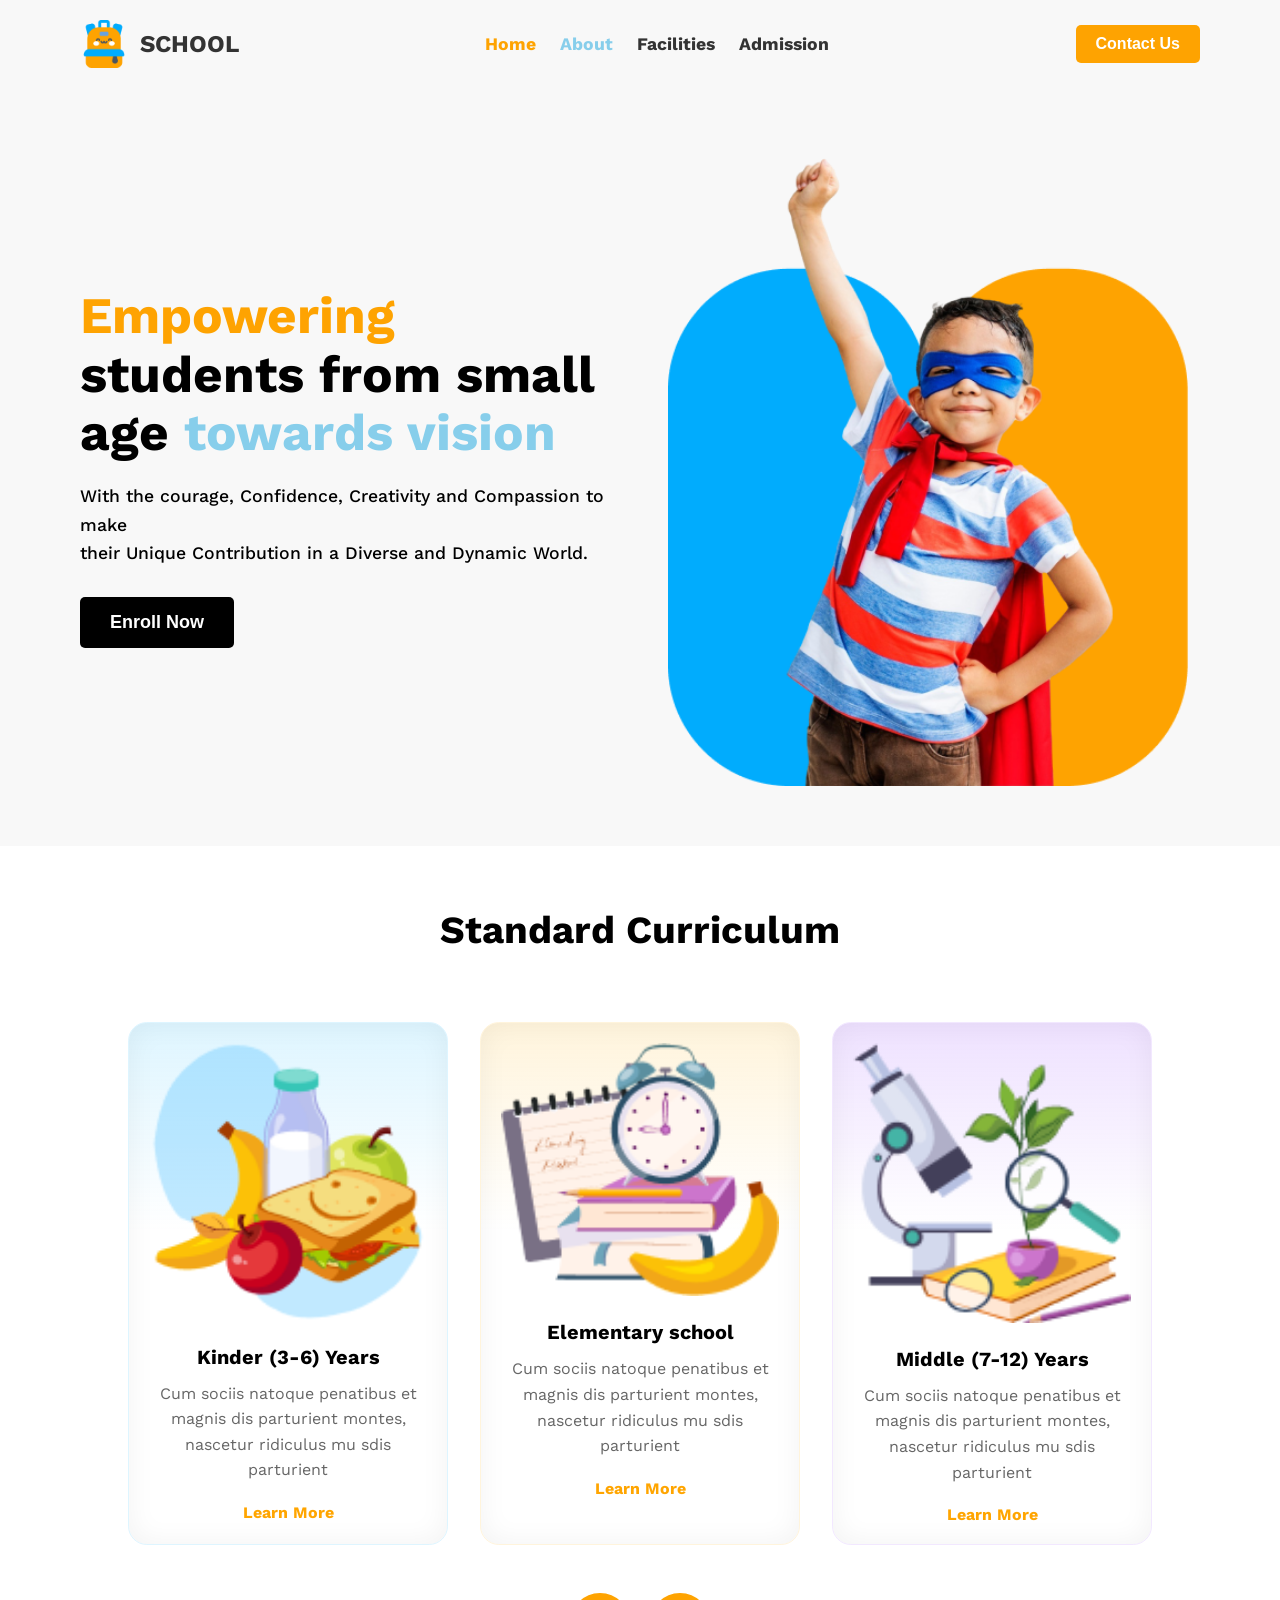
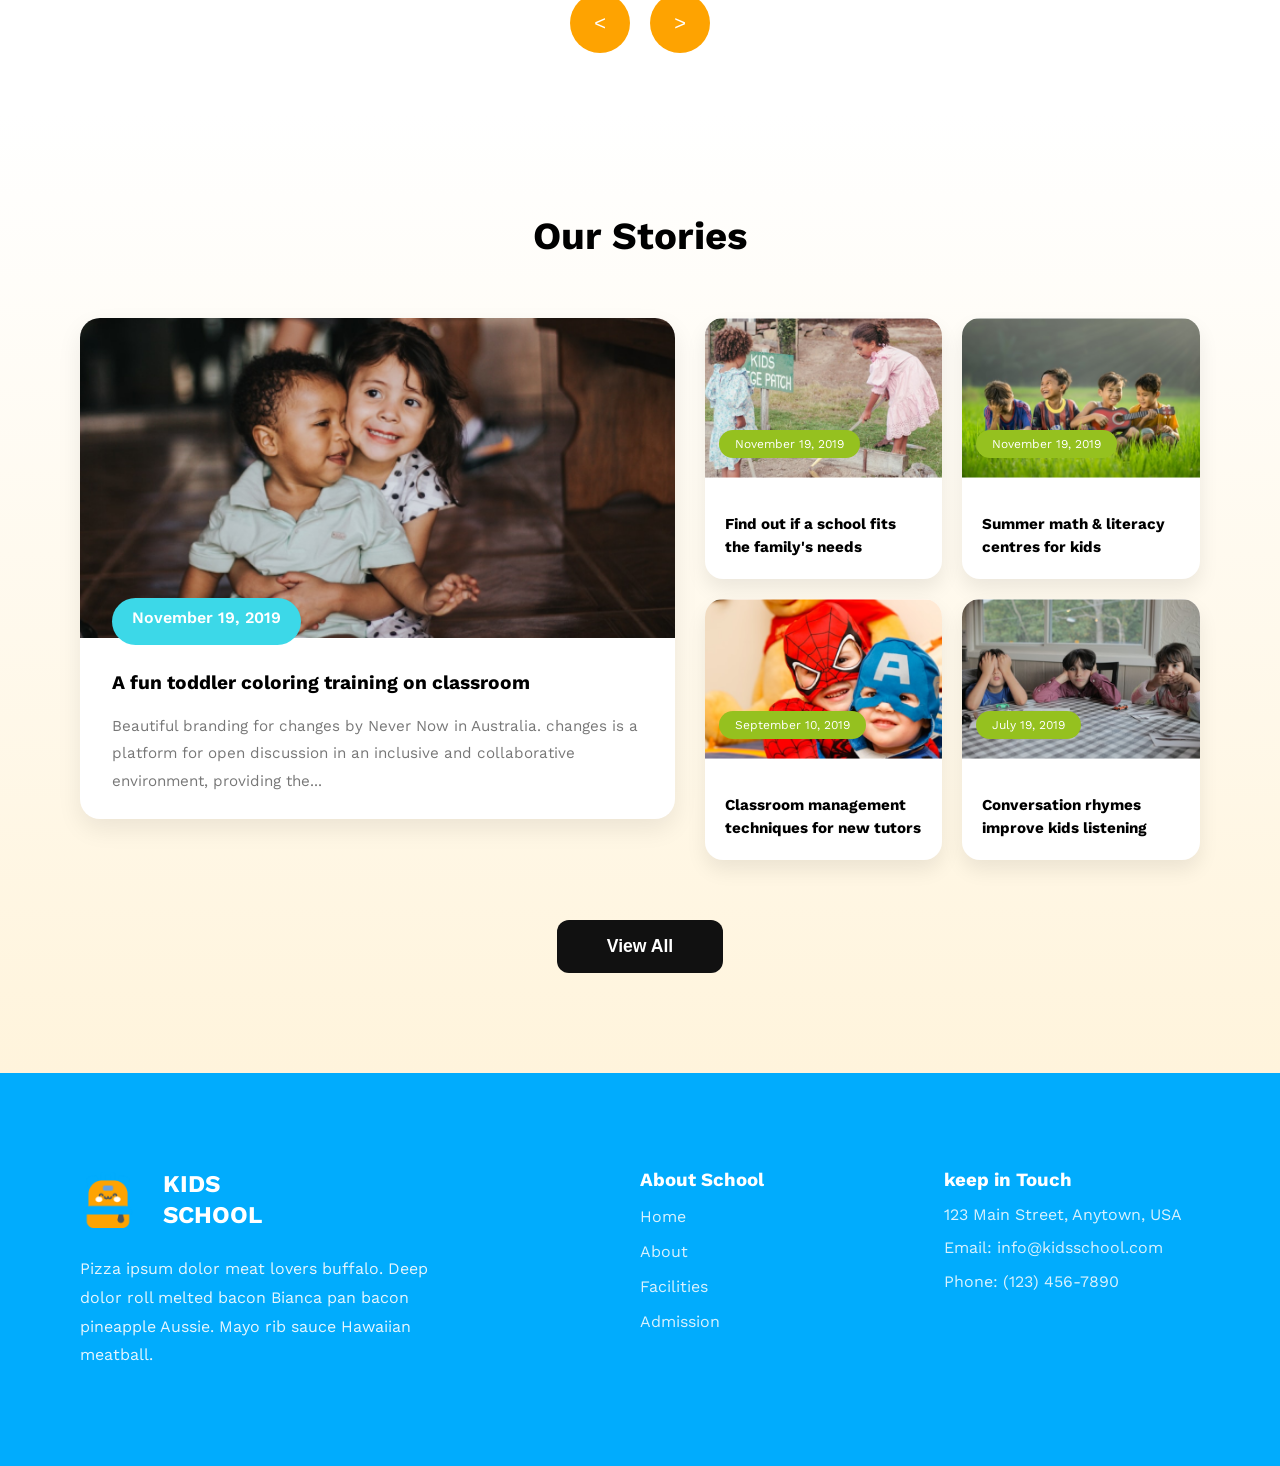
<file: index.html>
<!DOCTYPE html>
<html lang="en">

<head>
    <meta charset="UTF-8">
    <meta name="viewport" content="width=device-width, initial-scale=1.0">
    <title>Kids School</title>
    <link rel="stylesheet" href="styles/styles.css">
</head>

<body class="work-sans-font">
    <header>
        <nav class="nav-section">
            <div class="nav-img">
                <img src="assets/logo.png" alt="Kids School Logo" class="logo">
                <h3 class="brand">SCHOOL</h3>
            </div>
            <ul class="nav-links">
                <li><a href="#home"><span class="orange">Home</span></a></li>
                <li><a href="#about"><span class="sky-blue">About</span></a></li>
                <li><a href="#facilities"><span>Facilities</span></a></li>
                <li><a href="#admission"><span>Admission</span></a></li>
            </ul>
            <button class="nav-btn">Contact Us</button>
        </nav>
    </header>
    <main class="main-section">
        <div class="hero">
            <h1 class="title"> <span class="orange">Empowering</span> <br>
                students from small <br>
                age <span class="sky-blue">towards vision</span></h1>
            <p class="subtitle">With the courage, Confidence, Creativity and Compassion to make <br> their Unique
                Contribution in a Diverse and Dynamic World.</p>
            <button class="btn">Enroll Now</button>
        </div>
        <div class="hero-img">
            <img src="assets/hero-kids.png" alt="Kids School Hero Image">
        </div>
    </main>
    <section class="curriculum-section">
        <h1 class="title">Standard Curriculum</h1>
        <div class="card-container">
            <div class="card1">
                <div class="card-img">
                    <img src="assets/kinder.png" alt="Kindergarten Image">
                </div>
                <h4 class="card-title">Kinder (3-6) Years
                </h4>
                <p class="card-description">Cum sociis natoque penatibus et magnis
                    dis parturient montes, nascetur ridiculus
                    mu sdis parturient</p>
                <a href="">Learn More</a>
            </div>
            <div class="card2">
                <div class="card-img">
                    <img src="assets/elementary.png" alt="Elementary School Image">
                </div>
                <h4 class="card-title">Elementary school
                </h4>
                <p class="card-description">Cum sociis natoque penatibus et magnis
                    dis parturient montes, nascetur ridiculus
                    mu sdis parturient</p>
                <a href="">Learn More</a>
            </div>
            <div class="card3">
                <div class="card-img">
                    <img src="assets/middle.png" alt="Middle School Image">
                </div>
                <h4 class="card-title">Middle (7-12) Years
                </h4>
                <p class="card-description">Cum sociis natoque penatibus et magnis
                    dis parturient montes, nascetur ridiculus
                    mu sdis parturient</p>
                <a href="">Learn More</a>
            </div>
        </div>
        <div class="curriculum-btn-container">
            <button class="curriculum-btn"><</button> <button class="curriculum-btn">></button>
        </div>
    </section>
    <section class="stories">
        <h2>Our Stories</h2>
        <div class="stories-grid">
            <!-- Big Card -->
            <div class="story-big">
                <img src="assets/story-1.png" alt="Story 1 Image">
                <span class="date">
                    November 19, 2019
                </span>
                <div class="story-content">
                    <h3>
                        A fun toddler coloring training on classroom
                    </h3>
                    <p>
                        Beautiful branding for changes by Never Now in Australia.
changes is a platform for open discussion in an inclusive and
collaborative environment, providing the...
                    </p>
                </div>
            </div>
            <!-- Small Cards -->
            <div class="small-stories">
                <div class="story-card">
                    <img src="assets/story-2.png" alt="Story 2 Image">
                    <span>November 19, 2019</span>
                    <h4>
                        Find out if a school fits the family's needs
                    </h4>
                </div>
                <div class="story-card">
                    <img src="assets/story-3.png" alt="Story 3 Image">
                    <span>November 19, 2019</span>
                    <h4>
                        Summer math & literacy centres for kids
                    </h4>
                </div>
                <div class="story-card">
                    <img src="assets/story-4.png" alt="Story 4 Image    ">
                    <span>September 10, 2019</span>
                    <h4>
                        Classroom management techniques for new tutors
                    </h4>
                </div>
                <div class="story-card">
                    <img src="assets/story-5.png" alt="Story 5 Image">
                    <span>July 19, 2019</span>
                    <h4>
                        Conversation rhymes improve kids listening
                    </h4>
                </div>
            </div>
        </div>
        <button class="view-btn">
            View All
        </button>
    </section>

    <footer>
        <div class="footer-left">
            <div class="footer-logo">
                <img src="assets/logo.png" alt="Kids School Logo" class="logo">
                <h2 class="brand"> KIDS <br> SCHOOL</h2>
            </div>
            <p class="footer-description">
                Pizza ipsum dolor meat lovers buffalo. Deep dolor roll melted bacon Bianca pan bacon pineapple Aussie. Mayo rib sauce Hawaiian meatball.
            </p>
        </div>
        <div class="footer-links">
            <h3>About School</h3>
            <a href="#">Home</a>
            <a href="#">About</a>
            <a href="#">Facilities</a>
            <a href="#">Admission</a>
        </div>
        <div class="footer-contact">
            <h3>keep in Touch</h3>
            <p>123 Main Street, Anytown, USA</p>
            <p>Email: info@kidsschool.com</p>
            <p>Phone: (123) 456-7890</p>
            <div class="icons">
                <i class="fab fa-facebook-f"></i>
                <i class="fab fa-twitter"></i>
                <i class="fab fa-instagram"></i>
                <i class="fab fa-youtube"></i>
            </div>
        </div>
    </footer>
</body>

</html>
</file>
<file: styles/styles.css>
@import url('https://fonts.googleapis.com/css2?family=Work+Sans:ital,wght@0,100..900;1,100..900&display=swap');


*, *::before, *::after {
    margin: 0;
    padding: 0;
    box-sizing: border-box;
}

:root {
    --orange: #FEA301;
    --sky-blue: skyblue;
    --nav-bg: #f8f8f8;
}

body {
    font-family: "Work Sans", sans-serif;
    font-weight: 400;
    font-style: normal;
    overflow-x: hidden;
}

.sky-blue { color: var(--sky-blue); }
.orange   { color: var(--orange); }


.nav-section {
    display: flex;
    align-items: center;
    justify-content: space-between;
    padding: 20px 80px;
    background-color: var(--nav-bg);
    gap: 1rem;
}

.nav-img {
    display: flex;
    align-items: center;
    flex-shrink: 0;
}

.logo {
    width: 48px;
    height: auto;
}

.brand {
    font-size: 1.5rem;
    color: #333;
    margin-left: 0.75rem;
    white-space: nowrap;
}

.nav-links {
    list-style: none;
    display: flex;
    gap: 1.5rem;
    flex-wrap: wrap;
    justify-content: center;
}

.nav-links li a {
    text-decoration: none;
    color: #333;
    font-weight: 700;
    font-size: 1.1rem;
    white-space: nowrap;
}

.nav-btn {
    background-color: var(--orange);
    color: white;
    border: none;
    padding: 0.625rem 1.25rem;
    font-size: 1rem;
    font-weight: 700;
    cursor: pointer;
    border-radius: 5px;
    white-space: nowrap;
    flex-shrink: 0;
}

.main-section {
    background-color: var(--nav-bg);
    padding: 3.75rem 80px;
    display: flex;
    align-items: center;
    justify-content: space-between;
    gap: 2rem;
}

.hero {
    display: flex;
    flex-direction: column;
    align-items: flex-start;
    flex: 1;
    min-width: 0;
}

.title {
    font-size: clamp(2rem, 4vw, 3.5rem);
    font-weight: 700;
    margin-bottom: 1.25rem;
    line-height: 1.15;
}

.subtitle {
    font-size: 1.1rem;
    margin-bottom: 1.875rem;
    font-weight: 500;
    line-height: 1.6;
}

.btn {
    background-color: black;
    color: white;
    border: none;
    padding: 0.9375rem 1.875rem;
    font-size: 1.125rem;
    font-weight: 700;
    cursor: pointer;
    border-radius: 5px;
}

.hero-img {
    flex: 1;
    min-width: 0;
    display: flex;
    justify-content: center;
}

.hero-img img {
    width: 100%;
    max-width: 520px;
    height: auto;
}

.curriculum-section {
    display: flex;
    padding: 3.75rem 40px;
    justify-content: center;
    flex-direction: column;
    align-items: center;
    gap: 3rem;
    background: white;
}

.curriculum-section .title {
    color: #000;
    text-align: center;
    font-size: clamp(1.75rem, 3vw, 2.875rem);
    font-weight: 700;
    line-height: 1.25;
}

.card-container {
    display: flex;
    flex-wrap: wrap;
    justify-content: center;
    align-items: stretch;
    gap: 2rem;
    width: 100%;
}

.card1, .card2, .card3 {
    flex: 1 1 260px;
    max-width: 320px;
    padding: 1.25rem;
    text-align: center;
    border-radius: 18.864px;
}

.card1 {
    border: 0.943px solid #DEF5FF;
    background: linear-gradient(180deg, #DEF5FF 0%, rgba(255,255,255,0) 40%), #FFF;
    box-shadow: 0 0 28px 1px rgba(0,0,0,.05) inset;
}

.card2 {
    border: 0.943px solid #FFF4DC;
    background: linear-gradient(180deg, #FFF4DC 0%, rgba(255,255,255,0) 40%), #FFF;
    box-shadow: 0 0 28px 1px rgba(0,0,0,.05) inset;
}

.card3 {
    border: 0.943px solid #F2E8FF;
    background: linear-gradient(180deg, #EEE1FF 0%, rgba(255,255,255,0) 40%), #FFF;
    box-shadow: 0 0 28px 1px rgba(0,0,0,.05) inset;
}

.card-img {
    width: 100%;
    height: auto;
    margin-bottom: 1.25rem;
}

.card-img img {
    width: 100%;
    height: auto;
    border-radius: 10px;
}

.card-title {
    font-size: 1.25rem;
    font-weight: 700;
    margin-bottom: 0.75rem;
}

.card-description {
    font-size: 1rem;
    color: #666;
    margin-bottom: 1.25rem;
    line-height: 1.6;
}

.card1 a, .card2 a, .card3 a {
    display: inline-block;
    color: orange;
    text-decoration: none;
    font-weight: 700;
}

.curriculum-btn-container {
    display: flex;
    gap: 1.25rem;
    justify-content: center;
    align-items: center;
}

.curriculum-btn {
    display: flex;
    width: 60px;
    height: 60px;
    justify-content: center;
    align-items: center;
    border-radius: 30px;
    background: var(--orange);
    border: none;
    font-size: 1.25rem;
    cursor: pointer;
    color: white;
}

.stories {
    padding: 6.25rem 80px;
    background: linear-gradient(to bottom, #fff, #FFF4DC);
    text-align: center;
}

.stories h2 {
    font-size: clamp(1.75rem, 3vw, 2.625rem);
    margin-bottom: 3.75rem;
    font-weight: 700;
}

.stories-grid {
    display: grid;
    grid-template-columns: 1.2fr 1fr;
    gap: 1.875rem;
    align-items: start;
    text-align: left;
}

/* Big Story */
.story-big {
    background: #fff;
    border-radius: 20px;
    overflow: hidden;
    position: relative;
    box-shadow: 0 10px 25px rgba(0,0,0,.08);
}

.story-big img {
    width: 100%;
    height: 20rem;
    object-fit: cover;
    display: block;
}

.story-big .date {
    position: absolute;
    left: 2rem;
    top: 17.5rem;
    background: #3CD8E8;
    color: white;
    padding: 10px 1.25rem 18px;
    border-radius: 30px;
    font-size: 1rem;
    font-weight: 600;
}

.story-content {
    padding: 2rem 2rem 1.5rem;
}

.story-content h3 {
    font-size: 1.2rem;
    line-height: 1.4;
    margin-bottom: 1rem;
}

.story-content p {
    color: #777;
    line-height: 1.8;
    font-size: 0.95rem;
}

/* Small Stories */
.small-stories {
    display: grid;
    grid-template-columns: repeat(2, 1fr);
    gap: 1.25rem;
}

.story-card {
    background: #fff;
    border-radius: 18px;
    overflow: hidden;
    position: relative;
    transition: transform 0.3s;
    box-shadow: 0 10px 20px rgba(0,0,0,.08);
}

.story-card:hover { transform: translateY(-8px); }

.story-card img {
    width: 100%;
    height: 10rem;
    object-fit: cover;
    display: block;
}

.story-card span {
    position: absolute;
    left: 14px;
    top: 112px;
    background: #95C11F;
    color: white;
    font-size: 12px;
    padding: 7px 1rem;
    border-radius: 30px;
}

.story-card h4 {
    padding: 2.2rem 1.25rem 1.25rem;
    font-size: 0.95rem;
    line-height: 1.5;
}

/* View Button */
.view-btn {
    margin-top: 3.75rem;
    background: #111;
    color: white;
    padding: 16px 50px;
    border-radius: 12px;
    font-size: 1.1rem;
    font-weight: 700;
    border: none;
    cursor: pointer;
}

.view-btn:hover { background: #333; }

footer {
    background: #01ACFD;
    color: white;
    display: grid;
    grid-template-columns: 2fr 1fr 1fr;
    gap: 3rem;
    padding: 6rem 80px;
}

.footer-logo {
    display: flex;
    align-items: center;
    margin-bottom: 1.5rem;
}

.footer-logo img {
    width: 3.5rem;
    margin-right: 0.9375rem;
}

.footer-logo h2 {
    font-size: 1.5rem;
    font-weight: 700;
    color: white;
    line-height: 1.3;
}

.footer-description {
    font-size: 1rem;
    line-height: 1.8;
    max-width: 380px;
    opacity: 0.9;
}

.footer-links {
    display: flex;
    flex-direction: column;
    gap: 1rem;
}

.footer h3 {
    font-size: 1.1rem;
    margin-bottom: 1rem;
    font-weight: 700;
}

.footer-links a,
.footer-contact a {
    color: white;
    text-decoration: none;
    font-size: 1rem;
    opacity: 0.85;
}

.footer-links a:hover,
.footer-contact a:hover {
    opacity: 1;
    text-decoration: underline;
}

.footer-contact {
    display: flex;
    flex-direction: column;
    gap: 0.9rem;
}

.footer-contact p {
    font-size: 1rem;
    opacity: 0.85;
}

.icons {
    display: flex;
    gap: 1rem;
    margin-top: 0.5rem;
    font-size: 1.2rem;
}

@media (max-width: 1024px) {
    .nav-section {
        padding: 20px 40px;
    }

    .main-section {
        padding: 3rem 40px;
    }

    .stories {
        padding: 4rem 40px;
    }

    footer {
        padding: 4rem 40px;
        gap: 2rem;
    }
}

@media (max-width: 768px) {

    /* Nav */
    .nav-section {
        flex-wrap: wrap;
        justify-content: center;
        padding: 1rem 1.25rem;
        gap: 1rem;
    }

    .nav-links {
        justify-content: center;
        gap: 1rem;
    }

    .nav-links li a {
        font-size: 1rem;
    }

    /* Hero */
    .main-section {
        flex-direction: column;
        padding: 2.5rem 1.25rem;
        text-align: center;
        align-items: center;
    }

    .hero {
        align-items: center;
    }

    .hero-img {
        width: 100%;
    }

    .hero-img img {
        max-width: 100%;
    }

    /* Curriculum */
    .curriculum-section {
        padding: 2.5rem 1.25rem;
        gap: 2rem;
    }

    .card-container {
        flex-direction: column;
        align-items: center;
    }

    .card1, .card2, .card3 {
        width: 100%;
        max-width: 380px;
    }

    /* Stories */
    .stories {
        padding: 3rem 1.25rem;
    }

    .stories-grid {
        grid-template-columns: 1fr;
        gap: 1.5rem;
    }

    .small-stories {
        grid-template-columns: 1fr;
        gap: 1.25rem;
    }

    /* Footer */
    footer {
        grid-template-columns: 1fr;
        padding: 3rem 1.25rem;
        gap: 2.5rem;
    }

    .footer-description {
        max-width: 100%;
    }
}

@media (max-width: 480px) {
    .nav-links {
        display: none; /* or you can make a hamburger menu later */
    }

    .title {
        font-size: 1.75rem;
    }

    .btn {
        padding: 0.75rem 1.5rem;
        font-size: 1rem;
    }

    .small-stories {
        grid-template-columns: 1fr;
    }
}
</file>
